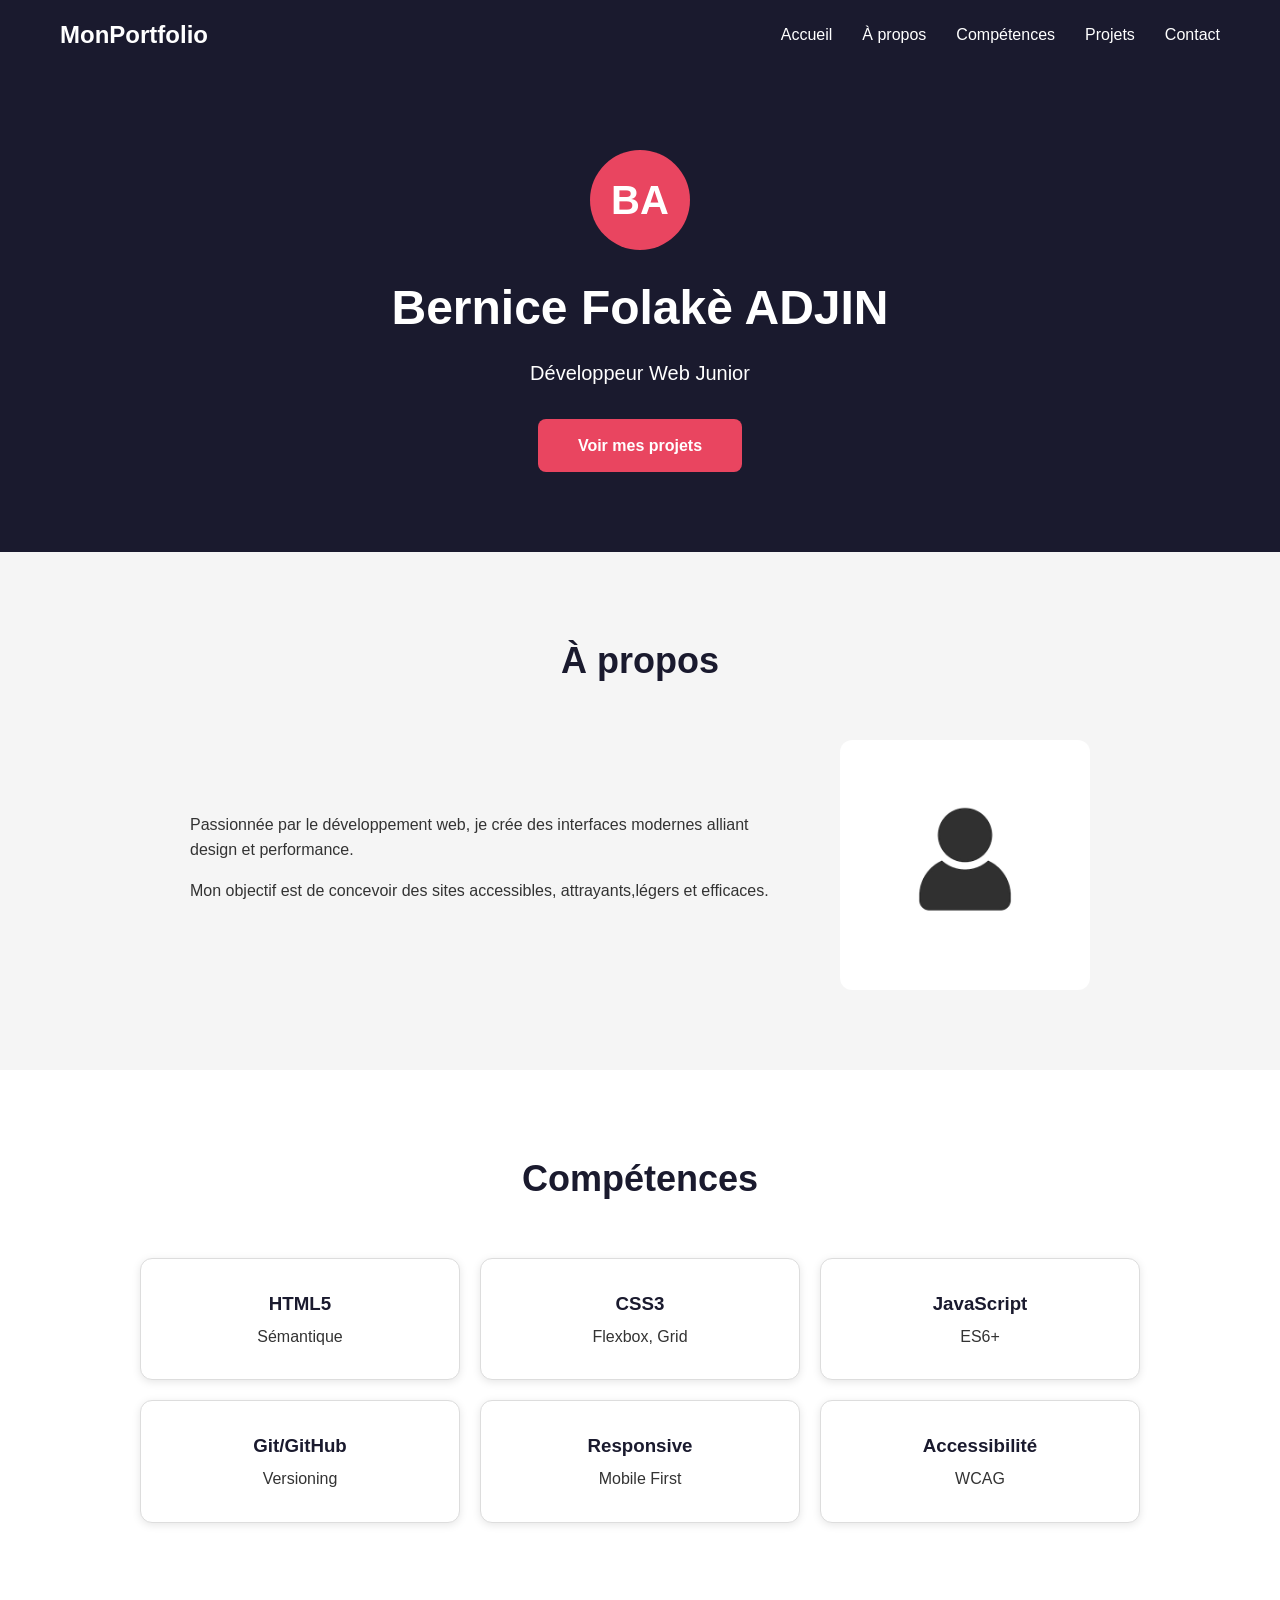
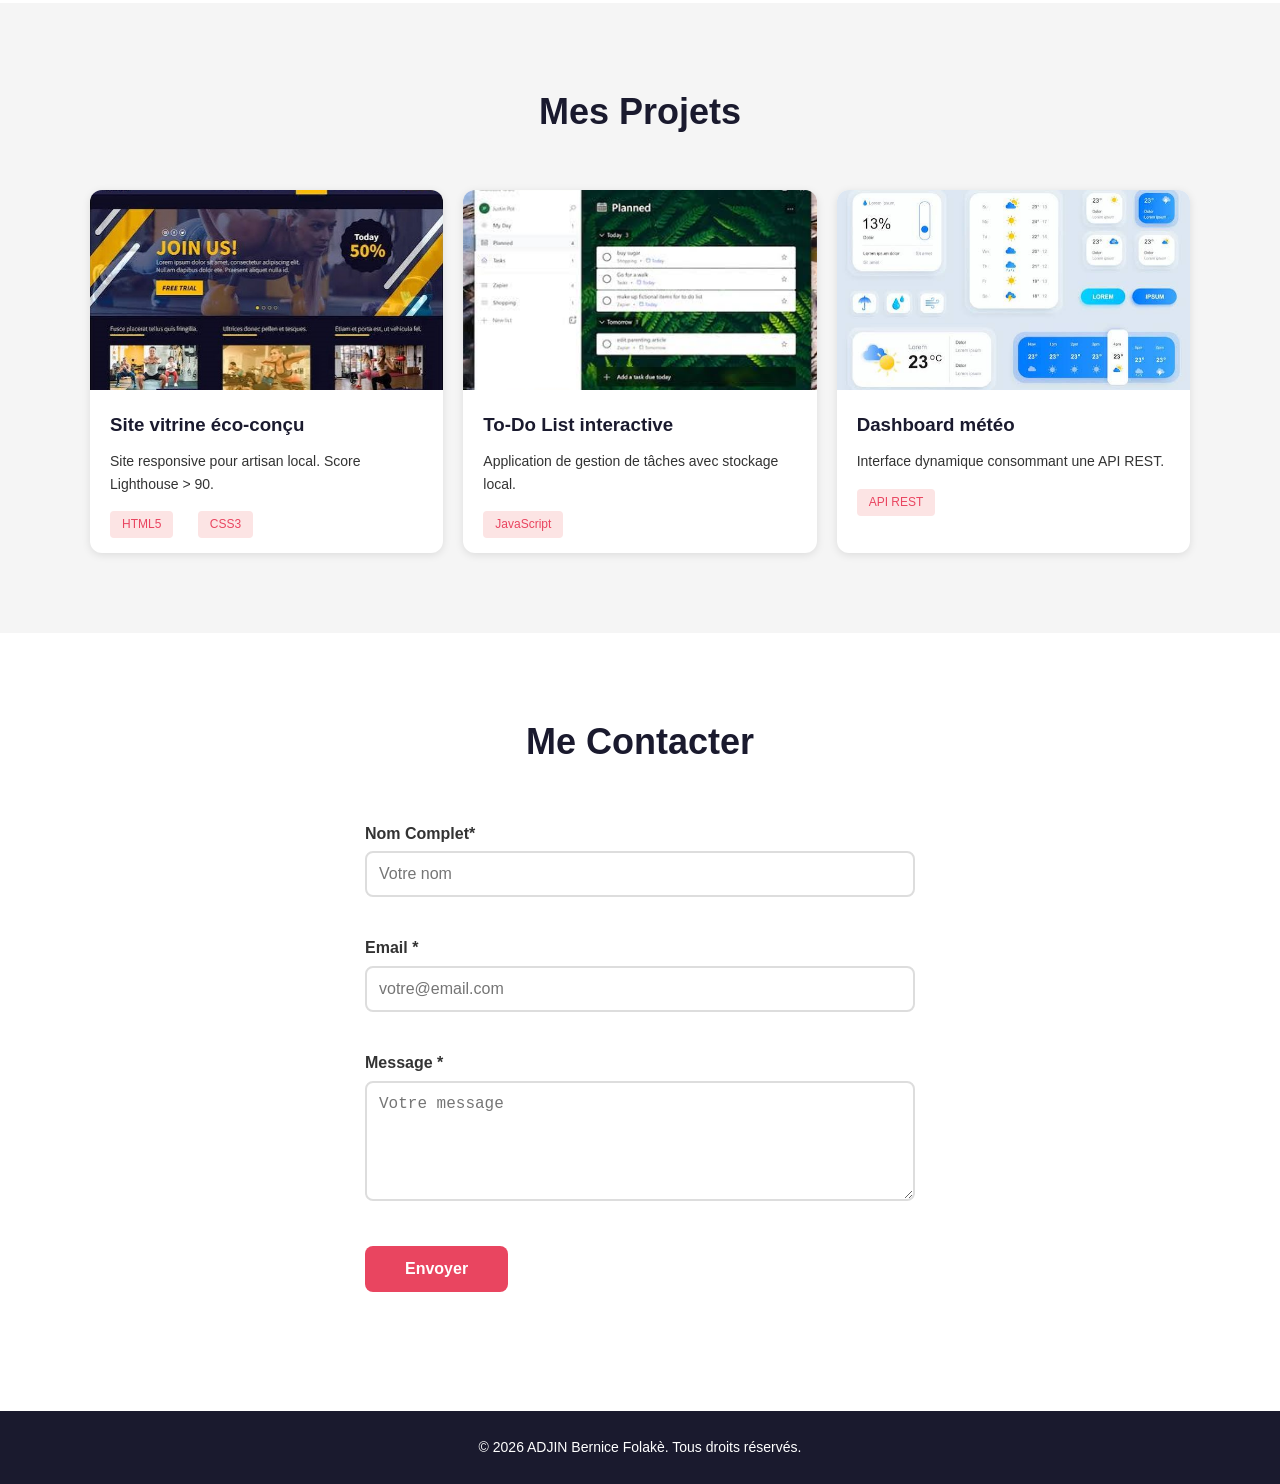
<file: index.html>
<!DOCTYPE html>
<html lang="fr">
<head>
    <meta charset="UTF-8">
    <meta name="viewport" content="width=device-width, initial-scale=1.0">
    <title>Portfolio - Mon Nom</title>
    <link rel="stylesheet" href="css/style.css">
</head>
<body>

    <header>
        <nav>
            <div class="logo">MonPortfolio</div>
            <button class="menu-toggle" aria-label="Menu" aria-expanded="false">
              <span class="burger-icon"></span>
            </button>
            <ul class="nav-links">
              <li><a href="index.html">Accueil</a></li>
              <li><a href="index.html#about">À propos</a></li>
              <li><a href="index.html#skills">Compétences</a></li>
              <li><a href="projects.html">Projets</a></li>
              <li><a href="index.html#contact">Contact</a></li>
            </ul>
        </nav>
    </header>

    <main>
        <section id="hero">
            <div class="avatar">BA</div>
            <h1>Bernice Folakè ADJIN</h1>
            <p>Développeur Web Junior</p>
            <a href="#projects" class="btn">Voir mes projets</a>
        </section>

        <section id="about">
    <h2>À propos</h2>
    <div class="about-content">
        <div class="about-text">
            <p>Passionnée par le développement web, je crée des interfaces modernes alliant design et performance.</p>
            <p>Mon objectif est de concevoir des sites accessibles, attrayants,légers et efficaces.</p>
        </div>
        <img src="assets/icones/icone1.png" alt="Photo" class="about-img">
    </div>
</section>

        <section id="skills">
            <h2>Compétences</h2>
            <div class="skills-grid">
                <div class="skill-card"><h3>HTML5</h3><p>Sémantique</p></div>
                <div class="skill-card"><h3>CSS3</h3><p>Flexbox, Grid</p></div>
                <div class="skill-card"><h3>JavaScript</h3><p>ES6+</p></div>
                <div class="skill-card"><h3>Git/GitHub</h3><p>Versioning</p></div>
                <div class="skill-card"><h3>Responsive</h3><p>Mobile First</p></div>
                <div class="skill-card"><h3>Accessibilité</h3><p>WCAG</p></div>
            </div>
        </section>

        <section id="projects">
            <h2>Mes Projets</h2>
            <div class="projects-grid">
                <div class="project-card">
                    <img src="assets/images/projet1.jpg" alt="Site vitrine éco-conçu" class="project-img">
                    <h3>Site vitrine éco-conçu</h3>
                    <p>Site responsive pour artisan local. Score Lighthouse > 90.</p>
                    <span class="tag">HTML5</span>
                    <span class="tag">CSS3</span>
                </div>
                <div class="project-card">
                    <img src="assets/images/projet2.jfif" alt="Site vitrine éco-conçu" class="project-img">
                    <h3>To-Do List interactive</h3>
                    <p>Application de gestion de tâches avec stockage local.</p>
                    <span class="tag">JavaScript</span>
                </div>
                <div class="project-card">
                    <img src="assets/images/projet3.jfif" alt="Site vitrine éco-conçu" class="project-img">
                    <h3>Dashboard météo</h3>
                    <p>Interface dynamique consommant une API REST.</p>
                    <span class="tag">API REST</span>
                </div>
        </section>

        <section id="contact">
            <h2>Me Contacter</h2>
            <form id="contactForm">
                <label for="name">Nom Complet*</label>
                <input type="text" id="name" required placeholder="Votre nom">
                <span class="error" id="nameError"></span>

                <label for="email">Email *</label>
                <input type="email" id="email" required placeholder="votre@email.com">
                <span class="error" id="emailError"></span>

                <label for="message">Message *</label>
                <textarea id="message" required placeholder="Votre message"></textarea>
                <span class="error" id="messageError"></span>

                <button type="submit" class="btn">Envoyer</button>
                <div id="formFeedback"></div>
            </form>
        </section>
    </main>

    <footer>
        <p>© 2026 ADJIN Bernice Folakè. Tous droits réservés.</p>
    </footer>

    <script src="js/app.js"></script>
</body>
</html>
</file>
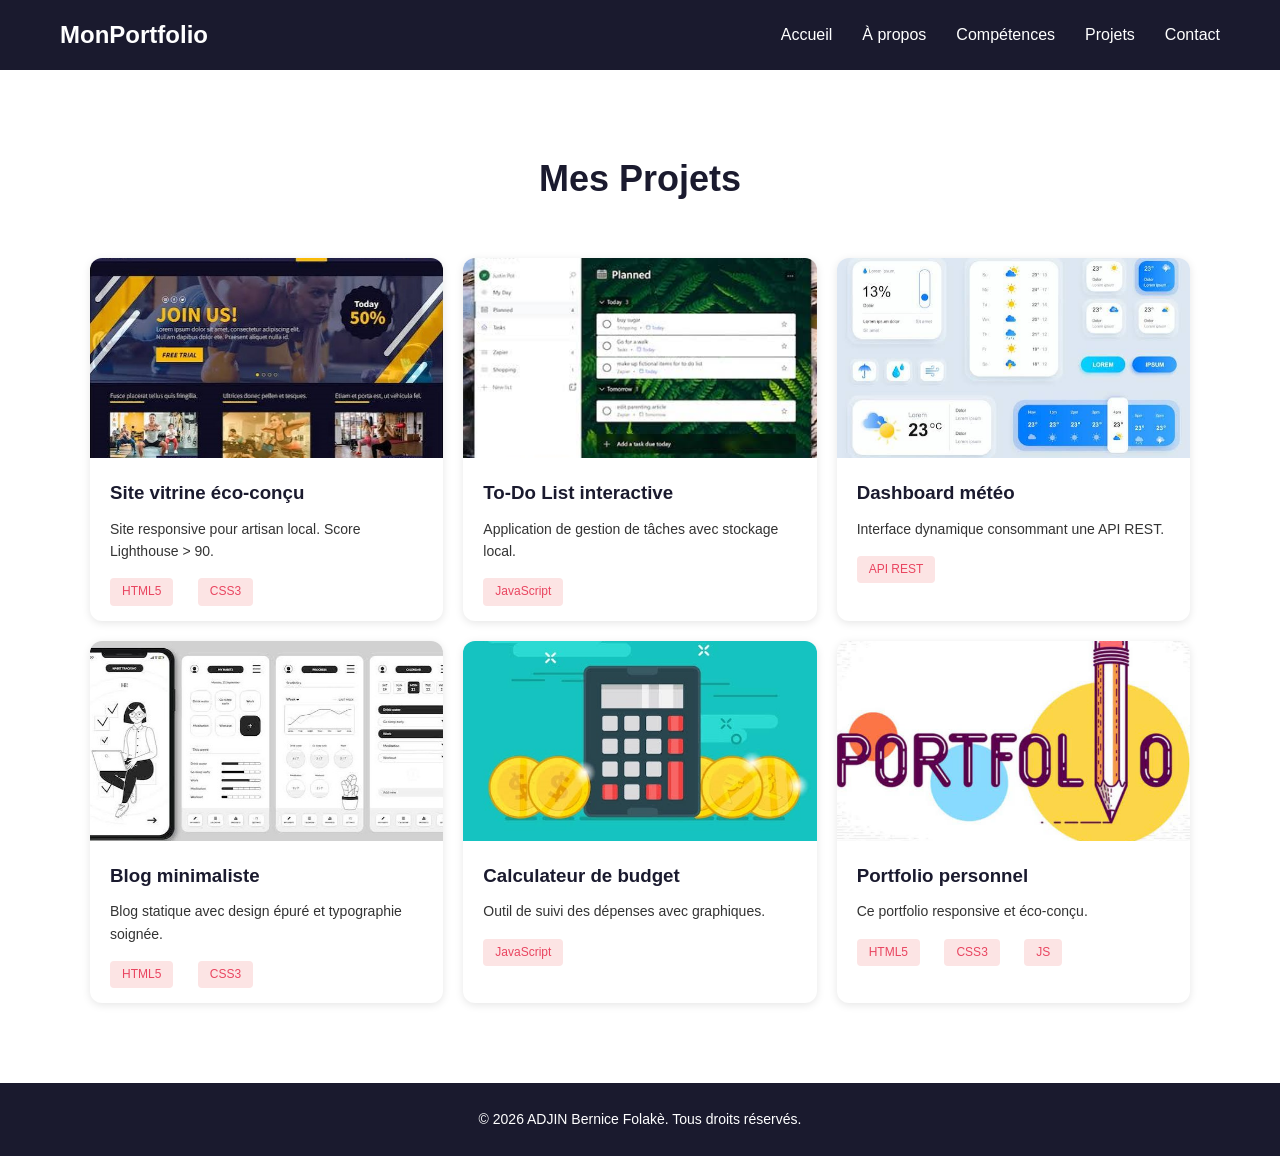
<file: projects.html>
<!DOCTYPE html>
<html lang="fr">
<head>
    <meta charset="UTF-8">
    <meta name="viewport" content="width=device-width, initial-scale=1.0">
    <title>Projets - Portfolio</title>
    <link rel="stylesheet" href="css/style.css">
</head>
<body>

    <header>
        <nav>
            <div class="logo">MonPortfolio</div>
            <button class="menu-toggle" aria-label="Menu" aria-expanded="false">
              <span class="burger-icon"></span>
            </button>
            <ul class="nav-links">
              <li><a href="index.html">Accueil</a></li>
              <li><a href="index.html#about">À propos</a></li>
              <li><a href="index.html#skills">Compétences</a></li>
              <li><a href="projects.html">Projets</a></li>
              <li><a href="index.html#contact">Contact</a></li>
            </ul>
        </nav>
    </header>

    <main>
        <section id="projects-page">
            <h2>Mes Projets</h2>
            <div class="projects-grid">
                <div class="project-card">
                    <img src="assets/images/projet1.jpg" alt="Site vitrine éco-conçu" class="project-img">
                    <h3>Site vitrine éco-conçu</h3>
                    <p>Site responsive pour artisan local. Score Lighthouse > 90.</p>
                    <span class="tag">HTML5</span>
                    <span class="tag">CSS3</span>
                </div>
                <div class="project-card">
                    <img src="assets/images/projet2.jfif" alt="Site vitrine éco-conçu" class="project-img">
                    <h3>To-Do List interactive</h3>
                    <p>Application de gestion de tâches avec stockage local.</p>
                    <span class="tag">JavaScript</span>
                </div>
                <div class="project-card">
                    <img src="assets/images/projet3.jfif" alt="Site vitrine éco-conçu" class="project-img">
                    <h3>Dashboard météo</h3>
                    <p>Interface dynamique consommant une API REST.</p>
                    <span class="tag">API REST</span>
                </div>
                <div class="project-card">
                    <img src="assets/images/projet4.jpg" alt="Site vitrine éco-conçu" class="project-img">
                    <h3>Blog minimaliste</h3>
                    <p>Blog statique avec design épuré et typographie soignée.</p>
                    <span class="tag">HTML5</span>
                    <span class="tag">CSS3</span>
                </div>
                <div class="project-card">
                    <img src="assets/images/projet5.jpg" alt="Site vitrine éco-conçu" class="project-img">
                    <h3>Calculateur de budget</h3>
                    <p>Outil de suivi des dépenses avec graphiques.</p>
                    <span class="tag">JavaScript</span>
                </div>
                <div class="project-card">
                    <img src="assets/images/projet6.jfif" alt="Site vitrine éco-conçu" class="project-img">
                    <h3>Portfolio personnel</h3>
                    <p>Ce portfolio responsive et éco-conçu.</p>
                    <span class="tag">HTML5</span>
                    <span class="tag">CSS3</span>
                    <span class="tag">JS</span>
                </div>
            </div>
        </section>
    </main>

    <footer>
        <p>© 2026 ADJIN Bernice Folakè. Tous droits réservés.</p>
    </footer>
  <script src="js/app.js"></script>
</body>
</html>
</file>
<file: css/style.css>
/* ========== RESET ========== */
* {
    margin: 0;
    padding: 0;
    box-sizing: border-box;
}

body {
    font-family: -apple-system, BlinkMacSystemFont, 'Segoe UI', Roboto, sans-serif;
    line-height: 1.6;
    color: #333;
}

/* ========== HEADER ========== */
header {
    background: #1A1A2E;
    color: white;
    position: sticky;
    top: 0;
    z-index: 100;
}

nav {
    display: flex;
    justify-content: space-between;
    align-items: center;
    max-width: 1200px;
    margin: 0 auto;
    padding: 0 20px;
    height: 70px;
}

.logo {
    font-size: 24px;
    font-weight: bold;
}

.nav-links {
    display: flex;
    list-style: none;
    gap: 30px;
}

.nav-links a {
    color: white;
    text-decoration: none;
}

.nav-links a:hover {
    color: #E94560;
}

/* ========== MENU BURGER (caché par défaut) ========== */
.menu-toggle {
    display: none;
    background: none;
    border: none;
    cursor: pointer;
    padding: 10px;
}

.burger-icon,
.burger-icon::before,
.burger-icon::after {
    display: block;
    width: 25px;
    height: 3px;
    background: white;
    transition: 0.3s;
}

.burger-icon {
    position: relative;
}

.burger-icon::before,
.burger-icon::after {
    content: '';
    position: absolute;
    left: 0;
}

.burger-icon::before {
    top: -8px;
}

.burger-icon::after {
    top: 8px;
}

/* ========== HERO ========== */
#hero {
    background: #1A1A2E;
    color: white;
    text-align: center;
    padding: 80px 20px;
}

.avatar {
    width: 100px;
    height: 100px;
    background: #E94560;
    border-radius: 50%;
    display: flex;
    align-items: center;
    justify-content: center;
    margin: 0 auto 20px;
    font-size: 40px;
    font-weight: bold;
}

#hero h1 {
    font-size: 48px;
    margin-bottom: 10px;
}

#hero p {
    font-size: 20px;
    margin-bottom: 30px;
}

.btn {
    display: inline-block;
    background: #E94560;
    color: white;
    padding: 14px 40px;
    text-decoration: none;
    border-radius: 8px;
    font-weight: bold;
    border: none;
    cursor: pointer;
    font-size: 16px;
}

.btn:hover {
    background: #c0392b;
}

/* ========== SECTIONS ========== */
section {
    padding: 80px 20px;
}

section:nth-child(even) {
    background: #F5F5F5;
}

h2 {
    text-align: center;
    font-size: 36px;
    color: #1A1A2E;
    margin-bottom: 50px;
}

/* ========== ABOUT ========== */
.about-content {
    display: flex;
    align-items: center;
    gap: 50px;
    max-width: 900px;
    margin: 0 auto;
}

.about-text {
    flex: 1;
}

.about-text p {
    margin-bottom: 15px;
}

.about-img {
    width: 250px;
    height: 250px;
    background: #ddd;
    border-radius: 12px;
    display: flex;
    align-items: center;
    justify-content: center;
    color: #999;
    font-size: 18px;
    flex-shrink: 0;
}
/* ========== SKILLS ========== */
.skills-grid {
    display: grid;
    grid-template-columns: repeat(3, 1fr);
    gap: 20px;
    max-width: 1000px;
    margin: 0 auto;
}

.skill-card {
    background: white;
    padding: 30px;
    text-align: center;
    border-radius: 12px;
    border: 1px solid #ddd;
    box-shadow: 0 2px 8px rgba(0,0,0,0.1);
}

.skill-card h3 {
    color: #1A1A2E;
    margin-bottom: 5px;
}

/* ========== PROJECTS ========== */
.projects-grid {
    display: grid;
    grid-template-columns: repeat(3, 1fr);
    gap: 20px;
    max-width: 1100px;
    margin: 0 auto;
}

.project-card {
    background: white;
    border-radius: 12px;
    overflow: hidden;
    box-shadow: 0 2px 8px rgba(0,0,0,0.1);
}

.project-img {
    width: 100%;
    height: 200px;
    object-fit: cover;
    display: block;
}

.project-card h3 {
    padding: 20px 20px 10px;
    color: #1A1A2E;
}

.project-card p {
    padding: 0 20px 15px;
    font-size: 14px;
}

.tag {
    display: inline-block;
    background: #fce4e4;
    color: #E94560;
    padding: 4px 12px;
    border-radius: 4px;
    font-size: 12px;
    margin: 0 0 15px 20px;
}

/* ========== CONTACT ========== */
form {
    max-width: 550px;
    margin: 0 auto;
}

label {
    display: block;
    margin-bottom: 5px;
    font-weight: bold;
}

input, textarea {
    width: 100%;
    padding: 12px;
    border: 2px solid #ddd;
    border-radius: 8px;
    font-size: 16px;
    margin-bottom: 5px;
}

textarea {
    height: 120px;
    resize: vertical;
}

input:focus, textarea:focus {
    outline: none;
    border-color: #0F3460;
}

.error {
    color: #E74C3C;
    font-size: 13px;
    display: block;
    margin-bottom: 15px;
    min-height: 18px;
}

#formFeedback {
    text-align: center;
    margin-top: 15px;
    font-weight: bold;
    min-height: 24px;
}

/* ========== FOOTER ========== */
footer {
    background: #1A1A2E;
    color: white;
    text-align: center;
    padding: 25px;
    font-size: 14px;
}

/* ========== RESPONSIVE TABLETTE (768px) ========== */
@media (max-width: 768px) {
    .skills-grid {
        grid-template-columns: repeat(2, 1fr);
    }

    .projects-grid {
        grid-template-columns: repeat(2, 1fr);
    }

    #hero h1 {
        font-size: 36px;
    }

    .about-content {
        flex-direction: column;
        text-align: center;
    }

    .about-img {
        width: 200px;
        height: 200px;
    }
}

/* ========== RESPONSIVE MOBILE (480px) ========== */
@media (max-width: 480px) {
    .menu-toggle {
        display: block;
    }

    .nav-links {
        display: none;
        position: absolute;
        top: 70px;
        left: 0;
        right: 0;
        background: #1A1A2E;
        flex-direction: column;
        padding: 20px;
        gap: 15px;
        list-style: none;
        margin: 0;
        z-index: 99;
    }

    .nav-links.active {
        display: flex;
    }

    .skills-grid {
        grid-template-columns: 1fr;
    }

    .projects-grid {
        grid-template-columns: 1fr;
    }

    #hero h1 {
        font-size: 28px;
    }

    section {
        padding: 50px 15px;
    }
}
</file>
